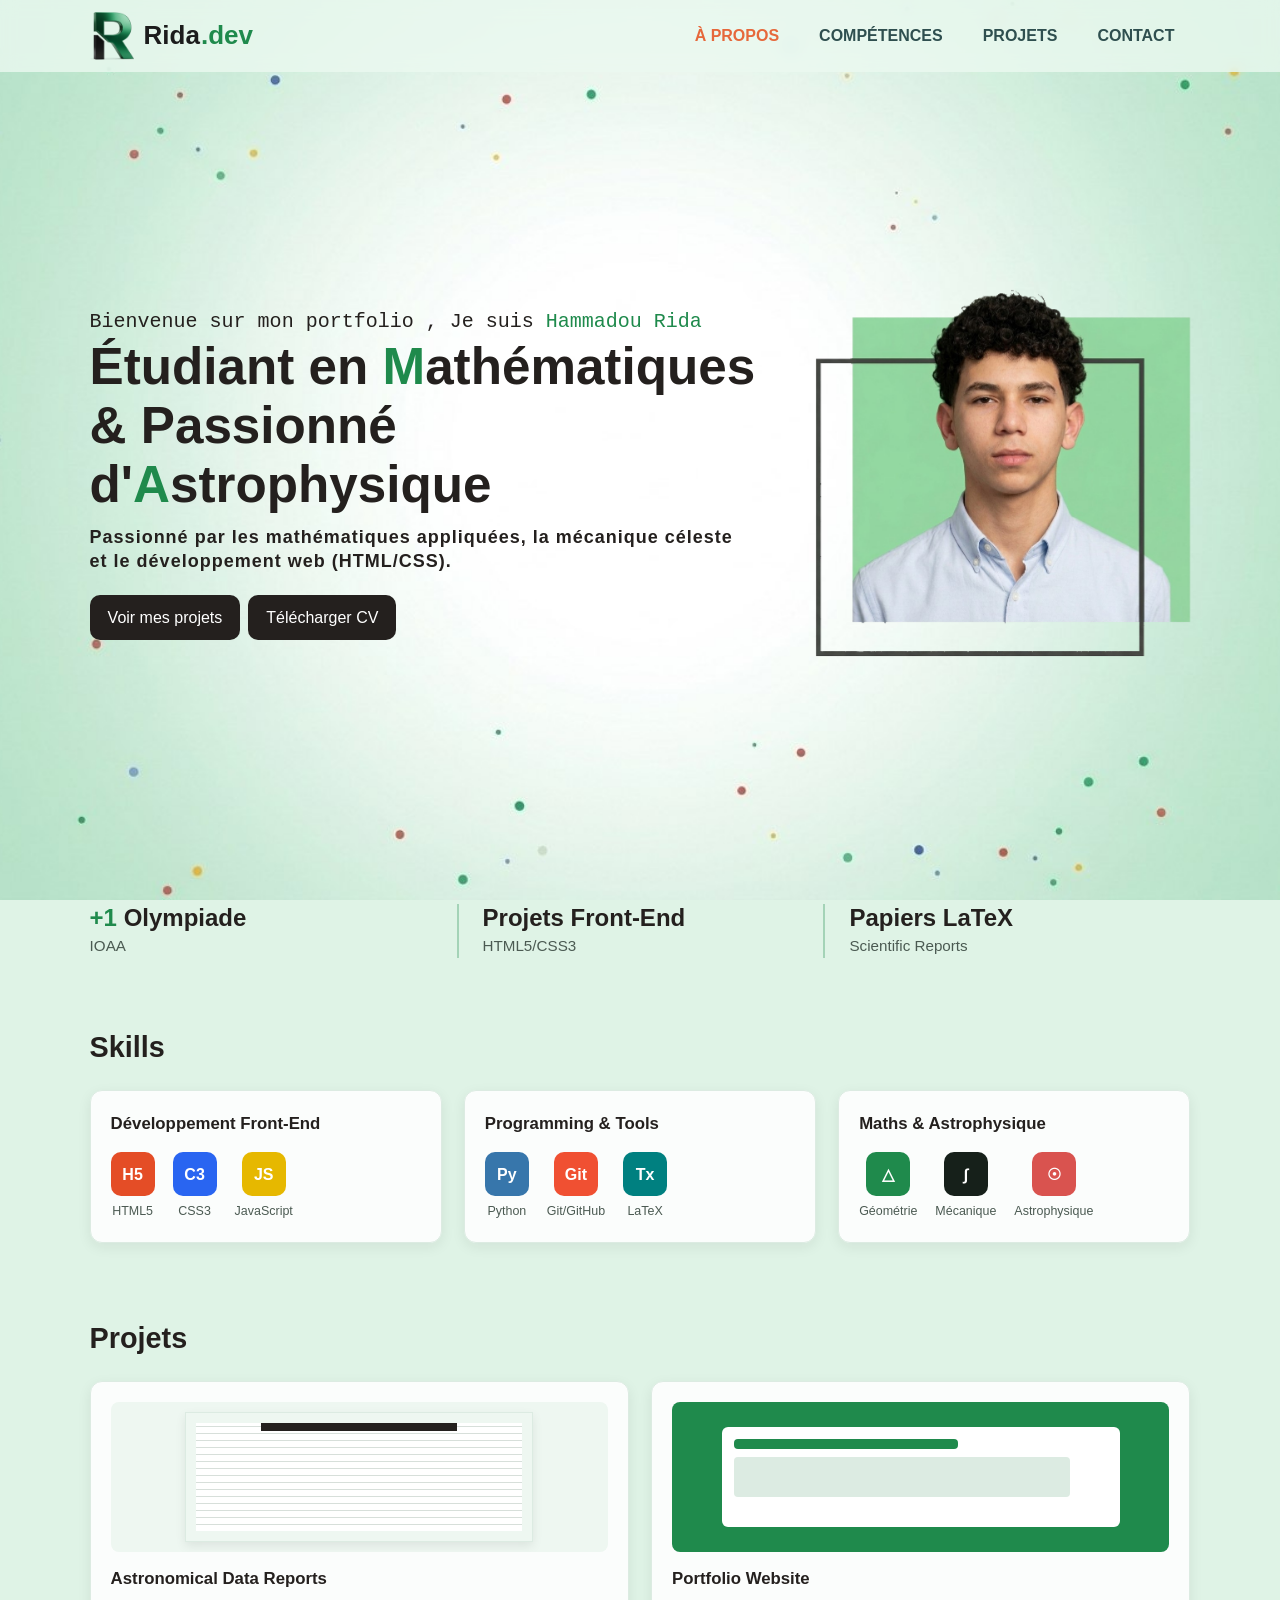
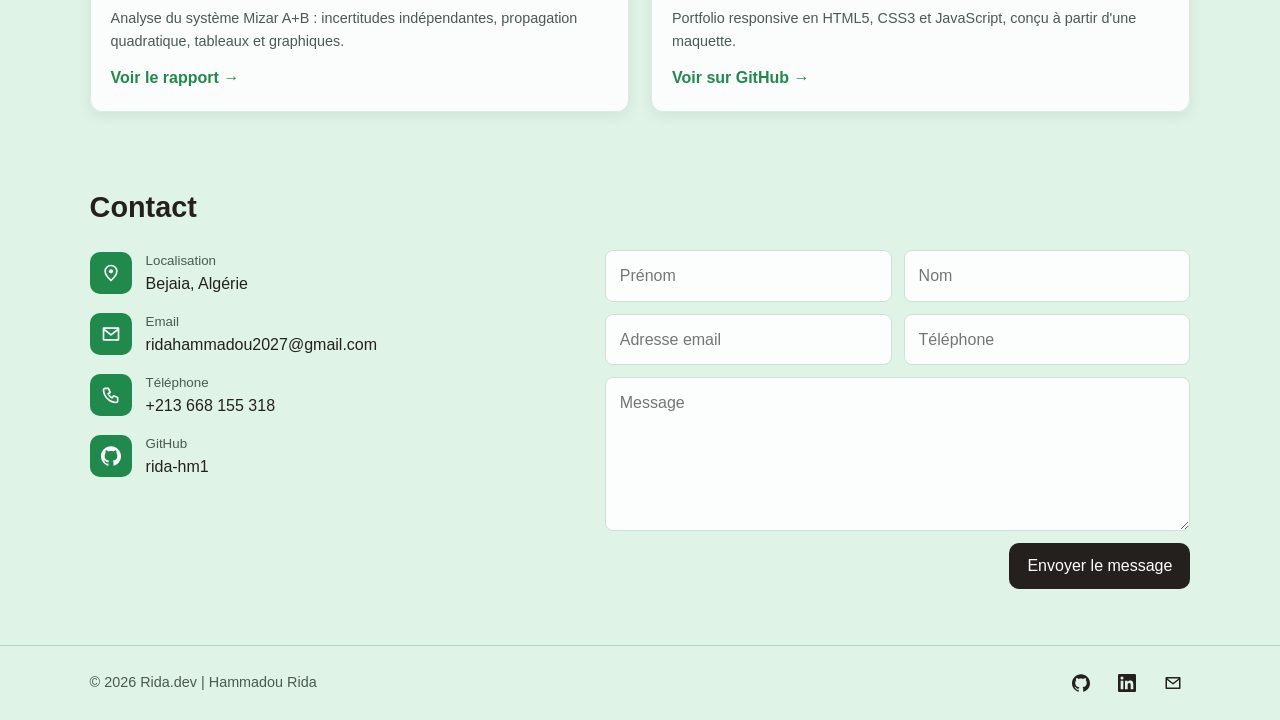
<file: index.html>
<!DOCTYPE html>
<html lang="fr">
<head>
    <meta charset="UTF-8">
    <meta name="viewport" content="width=device-width, initial-scale=1.0">
    <title>Hammadou Rida | Portfolio</title>
    <link rel="stylesheet" href="style.css">
    <link rel="icon" href="pic/icon_title.png">
    <!-- جديد: يفعّل أنيميشن الظهور فقط إذا كان JavaScript يعمل -->
    <script>document.documentElement.classList.add('js');</script>
</head>
<body>

    <!-- جديد: أيقونات SVG مخزّنة مرة واحدة وتُستدعى بـ <use> (بدون مكتبات خارجية) -->
    <svg width="0" height="0" style="position:absolute" aria-hidden="true">
        <symbol id="i-github" viewBox="0 0 24 24"><path d="M12 .297c-6.63 0-12 5.373-12 12 0 5.303 3.438 9.8 8.205 11.385.6.113.82-.258.82-.577 0-.285-.01-1.04-.015-2.04-3.338.724-4.042-1.61-4.042-1.61C4.422 18.07 3.633 17.7 3.633 17.7c-1.087-.744.084-.729.084-.729 1.205.084 1.838 1.236 1.838 1.236 1.07 1.835 2.809 1.305 3.495.998.108-.776.417-1.305.76-1.605-2.665-.3-5.466-1.332-5.466-5.93 0-1.31.465-2.38 1.235-3.22-.135-.303-.54-1.523.105-3.176 0 0 1.005-.322 3.3 1.23.96-.267 1.98-.399 3-.405 1.02.006 2.04.138 3 .405 2.28-1.552 3.285-1.23 3.285-1.23.645 1.653.24 2.873.12 3.176.765.84 1.23 1.91 1.23 3.22 0 4.61-2.805 5.625-5.475 5.92.42.36.81 1.096.81 2.22 0 1.606-.015 2.896-.015 3.286 0 .315.21.69.825.57C20.565 22.092 24 17.592 24 12.297c0-6.627-5.373-12-12-12"/></symbol>
        <symbol id="i-linkedin" viewBox="0 0 24 24"><path d="M20.447 20.452h-3.554v-5.569c0-1.328-.027-3.037-1.852-3.037-1.853 0-2.136 1.445-2.136 2.939v5.667H9.351V9h3.414v1.561h.046c.477-.9 1.637-1.85 3.37-1.85 3.601 0 4.267 2.37 4.267 5.455v6.286zM5.337 7.433a2.062 2.062 0 01-2.063-2.065 2.064 2.064 0 112.063 2.065zm1.782 13.019H3.555V9h3.564v11.452zM22.225 0H1.771C.792 0 0 .774 0 1.729v20.542C0 23.227.792 24 1.771 24h20.451C23.2 24 24 23.227 24 22.271V1.729C24 .774 23.2 0 22.222 0h.003z"/></symbol>
        <symbol id="i-mail" viewBox="0 0 24 24"><path d="M3 5h18v14H3zM3 6l9 7 9-7" fill="none" stroke="currentColor" stroke-width="2" stroke-linejoin="round"/></symbol>
        <symbol id="i-phone" viewBox="0 0 24 24"><path d="M5 4h4l2 5-2.5 1.5a11 11 0 005 5L15 13l5 2v4a2 2 0 01-2 2A16 16 0 013 6a2 2 0 012-2z" fill="none" stroke="currentColor" stroke-width="2" stroke-linejoin="round"/></symbol>
        <symbol id="i-pin" viewBox="0 0 24 24"><path d="M12 21s7-6.2 7-11a7 7 0 10-14 0c0 4.8 7 11 7 11z" fill="none" stroke="currentColor" stroke-width="2"/><circle cx="12" cy="10" r="2.5" fill="currentColor"/></symbol>
    </svg>

    <div class="main">

        <!-- ========== Navigation ========== -->
        <nav class="navbar">
            <a class="logo" href="#about"><img class="r_Logo" src="pic/R_debut.png" alt="Logo R">Rida<span class="my-span">.dev</span></a>

            <!-- جديد: زر القائمة للهاتف -->
            <button class="burger" aria-label="Ouvrir le menu" aria-expanded="false"><span></span></button>

            <ul class="nav-links">
                <li><a href="#about" class="active">À propos</a></li>
                <li><a href="#skills">Compétences</a></li>
                <li><a href="#projects">Projets</a></li>
                <li><a href="#contact">Contact</a></li>
            </ul>
        </nav>

        <main>
            <!-- ========== Hero ========== -->
            <header class="hero" id="about">
                <div class="hero-content">
                    <p class="tag">Bienvenue sur mon portfolio , Je suis <span>Hammadou Rida</span></p>
                    <h1>Étudiant en <span>M</span>athématiques <br> &amp; Passionné d'<span>A</span>strophysique</h1>
                    <h3>Passionné par les mathématiques appliquées, la mécanique céleste <br> et le développement web (HTML/CSS).</h3>
                    <div class="hero-buttons">
                        <a href="#projects" class="btn">Voir mes projets</a>
                        <a href="CV_Rida_Hammadou.pdf" class="btn" download>Télécharger CV</a>
                    </div>
                </div>

                <!-- الصورة: PNG شفاف حقيقي (المربع الأخضر + الإطار الداكن داخل الصورة نفسها) -->
                <div class="image">
                    <img src="pic/maphoto.png" alt="Portrait de Hammadou Rida" class="maph">
                </div>
            </header>

            <!-- ========== Stats ========== -->
            <section class="stats">
                <div class="reveal"><strong><em>+1</em> Olympiade</strong><span>IOAA</span></div>
                <div class="reveal"><strong>Projets Front-End</strong><span>HTML5/CSS3</span></div>
                <div class="reveal"><strong>Papiers LaTeX</strong><span>Scientific Reports</span></div>
            </section>

            <!-- ========== Skills ========== -->
            <section class="section" id="skills">
                <h2>Skills</h2>
                <div class="skills-grid">
                    <article class="card reveal">
                        <h3>Développement Front-End</h3>
                        <ul class="tiles">
                            <li><span class="tile" style="--c:#e44d26">H5</span>HTML5</li>
                            <li><span class="tile" style="--c:#2965f1">C3</span>CSS3</li>
                            <li><span class="tile" style="--c:#e6b800">JS</span>JavaScript</li>
                        </ul>
                    </article>
                    <article class="card reveal">
                        <h3>Programming &amp; Tools</h3>
                        <ul class="tiles">
                            <li><span class="tile" style="--c:#3776ab">Py</span>Python</li>
                            <li><span class="tile" style="--c:#f05032">Git</span>Git/GitHub</li>
                            <li><span class="tile" style="--c:#008080">Tx</span>LaTeX</li>
                        </ul>
                    </article>
                    <article class="card reveal">
                        <h3>Maths &amp; Astrophysique</h3>
                        <ul class="tiles">
                            <li><span class="tile" style="--c:#1f8a4c">△</span>Géométrie</li>
                            <li><span class="tile" style="--c:#16201a">∫</span>Mécanique</li>
                            <li><span class="tile" style="--c:#d9534f">☉</span>Astrophysique</li>
                        </ul>
                    </article>
                </div>
            </section>

            <!-- ========== Projects ========== -->
            <section class="section" id="projects">
                <h2>Projets</h2>
                <div class="projects-grid">
                    <article class="card project reveal">
                        <div class="thumb"><div class="paper"><b></b></div></div>
                        <h3>Astronomical Data Reports</h3>
                        <p>Analyse du système Mizar A+B : incertitudes indépendantes, propagation quadratique, tableaux et graphiques.</p>
                        <a class="more" href="reports/ioaa-2014.html">Voir le rapport</a>
                    </article>
                    <article class="card project reveal">
                        <div class="thumb thumb--green"><div class="mini"><i></i><i></i></div></div>
                        <h3>Portfolio Website</h3>
                        <p>Portfolio responsive en HTML5, CSS3 et JavaScript, conçu à partir d'une maquette.</p>
                        <a class="more" href="https://github.com/rida-hm1" target="_blank" rel="noopener">Voir sur GitHub</a>
                    </article>
                </div>
            </section>

            <!-- ========== Contact ========== -->
            <section class="section" id="contact">
                <h2>Contact</h2>
                <div class="contact-grid">
                    <ul class="info reveal">
                        <li><span class="ico"><svg><use href="#i-pin"/></svg></span><div><small>Localisation</small>Bejaia, Algérie</div></li>
                        <li><span class="ico"><svg><use href="#i-mail"/></svg></span><div><small>Email</small><a href="mailto:ridahammadou2027@gmail.com">ridahammadou2027@gmail.com</a></div></li>
                        <li><span class="ico"><svg><use href="#i-phone"/></svg></span><div><small>Téléphone</small><a href="tel:+213668155318">+213 668 155 318</a></div></li>
                        <li><span class="ico"><svg><use href="#i-github"/></svg></span><div><small>GitHub</small><a href="https://github.com/rida-hm1" target="_blank" rel="noopener">rida-hm1</a></div></li>
                    </ul>

                    <!-- النموذج يفتح تطبيق البريد عبر mailto (انظر script.js) -->
                    <form class="form reveal">
                        <input name="prenom" type="text" placeholder="Prénom" aria-label="Prénom" required>
                        <input name="nom" type="text" placeholder="Nom" aria-label="Nom">
                        <input name="email" type="email" placeholder="Adresse email" aria-label="Adresse email" required>
                        <input name="tel" type="tel" placeholder="Téléphone" aria-label="Téléphone">
                        <textarea name="message" rows="5" placeholder="Message" aria-label="Message" required></textarea>
                        <button type="submit" class="btn primary">Envoyer le message</button>
                    </form>
                </div>
            </section>
        </main>

        <!-- ========== Footer ========== -->
        <footer class="footer">
            <span>© 2026 Rida.dev | Hammadou Rida</span>
            <div class="socials socials--row">
                <a href="https://github.com/rida-hm1" aria-label="GitHub" target="_blank" rel="noopener"><svg><use href="#i-github"/></svg></a>
                <a href="https://www.linkedin.com/" aria-label="LinkedIn" target="_blank" rel="noopener"><svg><use href="#i-linkedin"/></svg></a>
                <a href="mailto:ridahammadou2027@gmail.com" aria-label="Email"><svg><use href="#i-mail"/></svg></a>
            </div>
        </footer>
    </div>

    <script src="script.js"></script>
</body>
</html>
</file>
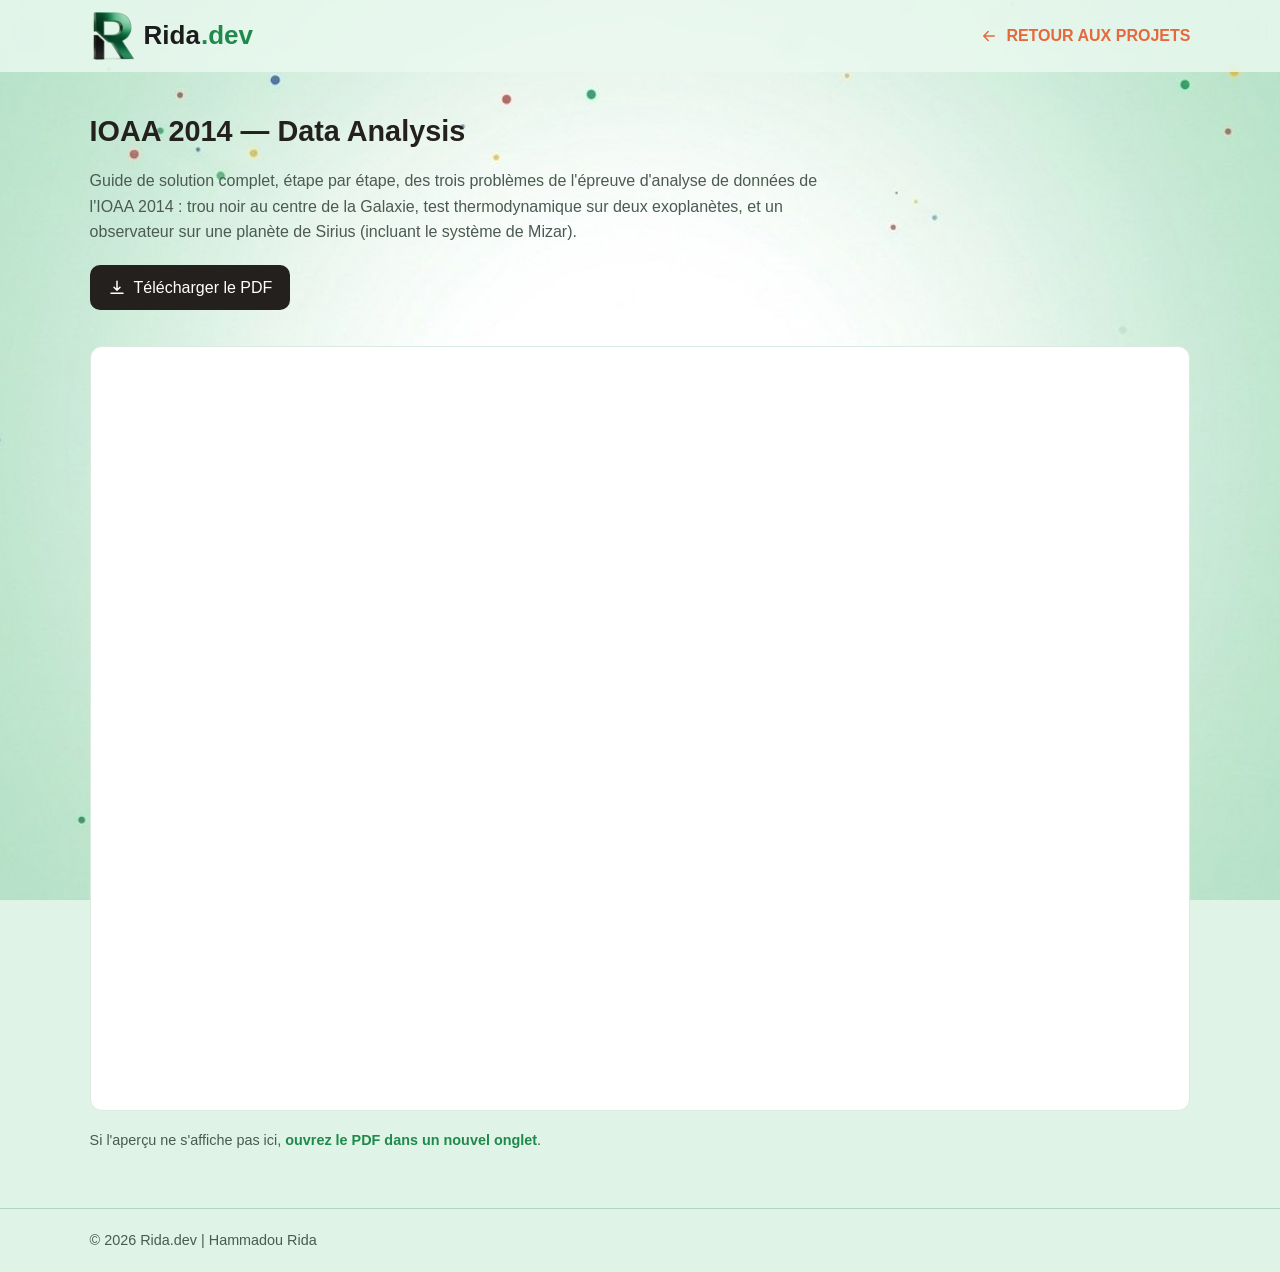
<file: reports/ioaa-2014.html>
<!DOCTYPE html>
<html lang="fr">
<head>
    <meta charset="UTF-8">
    <meta name="viewport" content="width=device-width, initial-scale=1.0">
    <title>IOAA 2014 — Data Analysis | Rida.dev</title>
    <!-- ملاحظة: هذا الملف داخل reports/ لذلك كل المسارات ترجع خطوة للخلف (../) -->
    <link rel="stylesheet" href="../style.css">
    <link rel="icon" href="../pic/icon_title.png">
    <script>document.documentElement.classList.add('js');</script>
</head>
<body>

    <svg width="0" height="0" style="position:absolute" aria-hidden="true">
        <symbol id="i-back" viewBox="0 0 24 24"><path d="M19 12H5M11 18l-6-6 6-6" fill="none" stroke="currentColor" stroke-width="2" stroke-linecap="round" stroke-linejoin="round"/></symbol>
        <symbol id="i-download" viewBox="0 0 24 24"><path d="M12 3v12m0 0l-4-4m4 4l4-4M4 19h16" fill="none" stroke="currentColor" stroke-width="2" stroke-linecap="round" stroke-linejoin="round"/></symbol>
    </svg>

    <div class="main">
        <!-- ========== Navigation (مبسّطة لصفحة البوابة) ========== -->
        <nav class="navbar">
            <a class="logo" href="../index.html#projects"><img class="r_Logo" src="../pic/R_debut.png" alt="Logo R">Rida<span class="my-span">.dev</span></a>
            <a href="../index.html#projects" class="back-link"><svg><use href="#i-back"/></svg> Retour aux projets</a>
        </nav>

        <main>
            <!-- ========== En-tête du rapport ========== -->
            <section class="section report-head">
                <h2>IOAA 2014 — Data Analysis</h2>
                <p>Guide de solution complet, étape par étape, des trois problèmes de l'épreuve d'analyse de données de l'IOAA 2014 : trou noir au centre de la Galaxie, test thermodynamique sur deux exoplanètes, et un observateur sur une planète de Sirius (incluant le système de Mizar).</p>
                <a class="btn" href="IOAA-2014-Data-Analysis.pdf" download><svg><use href="#i-download"/></svg> Télécharger le PDF</a>
            </section>

            <!-- ========== Visionneuse PDF ========== -->
            <section class="section report-view">
                <!-- iframe أكثر توافقاً من embed عبر المتصفحات (خصوصاً على الهاتف) -->
                <iframe src="IOAA-2014-Data-Analysis.pdf" class="pdf-frame" title="IOAA 2014 Data Analysis PDF"></iframe>
                <!-- جديد: نص احتياطي يظهر فقط إذا فشل عرض الـ PDF داخل الصفحة (بعض متصفحات الهاتف) -->
                <p class="pdf-fallback">Si l'aperçu ne s'affiche pas ici, <a href="IOAA-2014-Data-Analysis.pdf" target="_blank" rel="noopener">ouvrez le PDF dans un nouvel onglet</a>.</p>
            </section>
        </main>

        <footer class="footer">
            <span>© 2026 Rida.dev | Hammadou Rida</span>
        </footer>
    </div>
</body>
</html>
</file>
<file: style.css>
/* ===== 1. المتغيرات والأساسيات (ألوان موقعك الأصلي) ===== */
:root {
    --green: #1f8a4c;
    --dark: rgb(36, 32, 30);
    --slate: darkslategray;
    --orange: rgb(230, 104, 59);
    --blue: rgb(59, 174, 209);
    --muted: #4b5a52;
    --line: #dcebe2;
    --pad: clamp(20px, 7vw, 90px);
}

* { margin: 0; padding: 0; box-sizing: border-box; }
html { scroll-behavior: smooth; scroll-padding-top: 90px; }
/* الخلفية على body لتغطي كل الأقسام (تعديل: كانت على .main بارتفاع 100vh) */
body {
    font-family: sans-serif;
    color: var(--dark);
    line-height: 1.6;
    background: #dff3e6 url(pic/bg.jpg) center / cover fixed;
}
img { max-width: 100%; display: block; }
a { color: inherit; text-decoration: none; }
ul { list-style: none; }
svg { width: 1em; height: 1em; fill: currentColor; }
:focus-visible { outline: 3px solid var(--green); outline-offset: 3px; }

/* ===== 2. Navbar ===== */
.navbar {
    position: sticky; top: 0; z-index: 20;
    display: flex; align-items: center; justify-content: space-between;
    padding: 12px var(--pad);
    background: rgba(236, 249, 241, .8);
    backdrop-filter: blur(8px);
}
.logo { display: flex; align-items: center; gap: 10px; font-size: 26px; font-weight: 700; color: #1c1c1c; }
.logo .r_Logo { width: 44px; height: auto; }   /* الشعار PNG شفاف: pic/R_debut.png */
.logo span { color: var(--green); font-weight: 600; margin-left: -9px; }

.nav-links { display: flex; align-items: center; gap: 8px; }
.nav-links a { display: block; padding: 10px 16px; font-size: 16px; font-weight: bold; text-transform: uppercase; color: var(--slate); transition: .4s ease; }
.nav-links a:hover, .nav-links a.active { color: var(--orange); }   /* نفس السلوك لكل الروابط: برتقالي عند hover أو عند التمرير على قسمه */

.burger { display: none; width: 42px; height: 42px; border: 0; background: none; cursor: pointer; }
.burger span, .burger span::before, .burger span::after {
    content: ""; display: block; width: 24px; height: 2.5px; background: var(--dark);
    border-radius: 2px; margin: auto; position: relative; transition: .3s;
}
.burger span::before { position: absolute; top: -7px; left: 0; }
.burger span::after  { position: absolute; top: 7px; left: 0; }
.burger[aria-expanded="true"] span { background: transparent; }
.burger[aria-expanded="true"] span::before { top: 0; transform: rotate(45deg); }
.burger[aria-expanded="true"] span::after  { top: 0; transform: rotate(-45deg); }

/* ===== 3. الأزرار (نفس أسلوبك: داكن ثم أزرق عند hover) ===== */
.btn { display: inline-block; padding: 10px 18px; border: 0; border-radius: 10px; background: var(--dark); color: #fff; font: inherit; cursor: pointer; transition: background .4s ease, transform .3s ease, box-shadow .3s ease; }
.btn:hover { background: var(--blue); transform: translateY(-3px); box-shadow: 0 8px 18px rgba(59, 174, 209, .35); }

/* ===== 4. Hero ===== */
.hero {
    display: grid; grid-template-columns: 1.3fr .7fr; align-items: center; gap: 30px;
    min-height: calc(100vh - 78px); padding: 20px var(--pad) 40px;
}
.hero-content .tag { font-family: monospace; font-size: 20px; font-weight: 200; }
.hero-content h1 { font-size: clamp(2rem, 4.2vw, 3.2rem); line-height: 1.15; color: var(--dark); }
.hero-content h1 span, .hero-content .tag span { color: var(--green); }
.hero-content h3 { margin-top: 10px; font-size: 18px; letter-spacing: 1px; line-height: 24px; }
.hero-buttons { display: flex; flex-wrap: wrap; gap: 8px; margin-top: 22px; }

/* الصورة PNG شفافة حقيقية (لا حاجة لـ multiply)، وتتحرك عند hover كما في كودك القديم */
.image { justify-self: center; width: min(100%, 420px); }
.image img { width: 100%; height: auto; transition: transform 1.2s ease; }
.image:hover img { transform: translateX(6%); }

/* ===== 5. Stats ===== */
.stats { display: grid; grid-template-columns: repeat(3, 1fr); padding: 10px var(--pad) 30px; }   /* نفس هامش الـ Hero لتتطابق الحواف */
.stats > div { padding: 0 24px; border-left: 2px solid rgba(31, 138, 76, .3); }
.stats > div:first-child { padding-left: 0; border: 0; }
.stats strong { display: block; font-size: clamp(1.05rem, 2.4vw, 1.5rem); line-height: 1.2; }
.stats em { font-style: normal; color: var(--green); }
.stats span { color: var(--muted); font-size: .95rem; }

/* ===== 6. الأقسام والبطاقات ===== */
.section { padding: 36px var(--pad); }
.section > h2 { font-size: 1.8rem; margin-bottom: 20px; }
.skills-grid { display: grid; grid-template-columns: repeat(3, 1fr); gap: 22px; }
.projects-grid { display: grid; grid-template-columns: repeat(2, 1fr); gap: 22px; }   /* مشروعان فقط الآن */

.card {
    background: rgba(255, 255, 255, .88); border: 1px solid var(--line); border-radius: 12px; padding: 20px;
    box-shadow: 0 4px 14px rgba(22, 32, 26, .07);
    transition: transform .35s ease, box-shadow .35s ease, border-color .35s ease;
}
.card:hover { transform: translateY(-8px); border-color: var(--green); box-shadow: 0 16px 32px rgba(31, 138, 76, .2); }
.card h3 { font-size: 1.05rem; margin-bottom: 14px; }

.tiles { display: flex; gap: 18px; flex-wrap: wrap; }
.tiles li { display: flex; flex-direction: column; align-items: center; gap: 6px; font-size: .78rem; color: var(--muted); }
.tile { display: grid; place-items: center; width: 44px; height: 44px; border-radius: 10px; background: var(--c); color: #fff; font-weight: 700; font-size: 1rem; transition: transform .3s; }
.card:hover .tile { transform: rotate(-6deg) scale(1.08); }

.thumb { height: 150px; margin-bottom: 14px; border-radius: 8px; background: #eef7f1; overflow: hidden; display: grid; place-items: center; }
.thumb > * { transition: transform .5s ease; }
.project:hover .thumb > * { transform: scale(1.08); }
.paper { width: 70%; height: 130px; padding: 10px; background: #fff; border: 1px solid var(--line); box-shadow: 0 4px 10px rgba(0, 0, 0, .08);
    background-image: repeating-linear-gradient(#fff 0 6px, #d7dfda 6px 7px); background-clip: content-box; }
.paper b { display: block; height: 8px; width: 60%; margin: 0 auto 8px; background: var(--dark); }
.thumb--green { background: var(--green); }
.mini { width: 80%; height: 100px; padding: 12px; display: flex; flex-direction: column; gap: 8px; background: #fff; border-radius: 6px; }
.mini i { display: block; height: 10px; width: 60%; border-radius: 4px; background: var(--green); }
.mini i + i { width: 90%; height: 40px; background: var(--line); }
.project p { font-size: .9rem; color: var(--muted); }
.more { display: inline-block; margin-top: 12px; font-weight: bold; color: var(--green); transition: transform .3s, color .3s; }
.more::after { content: " →"; }
.more:hover { transform: translateX(5px); color: var(--orange); }

/* ===== 7. Contact ===== */
.contact-grid { display: grid; grid-template-columns: .9fr 1.1fr; gap: 36px; }
.info { display: grid; gap: 14px; align-content: start; }
.info li { display: flex; align-items: center; gap: 14px; font-weight: 500; overflow-wrap: anywhere; }
.info small { display: block; color: var(--muted); font-weight: 400; }
.info a:hover { color: var(--orange); }
.ico { flex: none; display: grid; place-items: center; width: 42px; height: 42px; border-radius: 10px; background: var(--green); color: #fff; font-size: 20px; transition: transform .3s; }
.info li:hover .ico { transform: scale(1.1) rotate(-5deg); }

.form { display: grid; grid-template-columns: 1fr 1fr; gap: 12px; }
.form input, .form textarea { width: 100%; padding: 12px 14px; font: inherit; color: var(--dark); border: 1px solid #cfe1d6; border-radius: 8px; background: rgba(255, 255, 255, .92); transition: border-color .3s, box-shadow .3s; }
.form input:focus, .form textarea:focus { outline: 0; border-color: var(--green); box-shadow: 0 0 0 3px rgba(31, 138, 76, .18); }
.form textarea { grid-column: 1 / -1; resize: vertical; }
.form button { grid-column: 1 / -1; justify-self: end; }

/* ===== 8. Footer ===== */
.footer { display: flex; justify-content: space-between; align-items: center; gap: 12px; flex-wrap: wrap; margin-top: 20px; padding: 20px var(--pad); border-top: 1px solid rgba(31, 138, 76, .25); color: var(--muted); font-size: .9rem; }
.socials { display: flex; gap: 12px; }
.socials a { display: grid; place-items: center; width: 34px; height: 34px; border-radius: 50%; color: var(--dark); font-size: 18px; transition: .3s; }
.socials a:hover { background: var(--dark); color: #fff; transform: translateY(-3px); }

/* ===== 9. الأنيميشن =====
   الظهور عند التمرير يعمل فقط إذا كان JS مفعّلاً (الصنف .js على <html>) */
.js .reveal { opacity: 0; transform: translateY(24px); transition: opacity .7s ease, transform .7s ease; }
.js .reveal.in { opacity: 1; transform: none; }
.js .reveal.in.card:hover { transform: translateY(-8px); }
@keyframes rise { from { opacity: 0; transform: translateY(26px); } }
.hero-content { animation: rise .9s ease both; }
.image { animation: rise .9s .2s ease both; }

/* ===== 9.5 صفحة البوابة (reports/ioaa-2014.html) ===== */
/* رابط مستقل خارج .nav-links حتى يبقى ظاهراً دائماً على الهاتف (بدون زر burger) */
.back-link { display: flex; align-items: center; gap: 8px; font-size: 16px; font-weight: bold; text-transform: uppercase; color: var(--orange); }
.back-link svg { width: 18px; height: 18px; }
.back-link:hover { color: var(--dark); }
.report-head h2 { margin-bottom: 14px; }
.report-head p { max-width: 760px; color: var(--muted); margin-bottom: 20px; }
.report-head .btn { display: inline-flex; align-items: center; gap: 8px; }
.report-head .btn svg { width: 18px; height: 18px; }
.report-view { padding-top: 0; }
.pdf-frame { width: 100%; height: 85vh; min-height: 480px; border: 1px solid var(--line); border-radius: 12px; background: #fff; }
.pdf-fallback { margin-top: 10px; font-size: .9rem; color: var(--muted); }
.pdf-fallback a { color: var(--green); font-weight: bold; }
@media (max-width: 760px) {
    .pdf-frame { height: 70vh; }
    .back-link { font-size: 12px; text-align: right; line-height: 1.3; }
}

/* ===== 10. التجاوب ===== */
@media (max-width: 900px) {
    .hero { grid-template-columns: 1fr 0.8fr; gap: 16px; }
    .hero-content h3 br { display: none; }
    .skills-grid { gap: 14px; }
    .card { padding: 16px; }
    .tiles { gap: 12px; }
    .contact-grid { grid-template-columns: 1fr; }
}
@media (max-width: 760px) {
    .burger { display: block; }
    .nav-links {
        position: absolute; top: 100%; left: 0; right: 0; flex-direction: column; align-items: stretch; gap: 0; padding: 8px var(--pad) 16px;
        background: rgba(255, 255, 255, .97); box-shadow: 0 16px 24px rgba(0, 0, 0, .08);
        opacity: 0; visibility: hidden; transform: translateY(-10px); transition: .3s;
    }
    .nav-links.open { opacity: 1; visibility: visible; transform: none; }

    .hero { grid-template-columns: 1fr; min-height: 0; padding-top: 36px; text-align: center; }
    .hero-content .tag { font-size: 16px; }
    .hero-buttons { justify-content: center; }
    .image { width: min(78%, 340px); }

    .stats { grid-template-columns: 1fr; gap: 16px; text-align: center; }
    .stats > div, .stats > div:first-child { padding: 0; border: 0; }
    .skills-grid, .projects-grid, .form { grid-template-columns: 1fr; }
    .form button { justify-self: stretch; }
    .footer { justify-content: center; text-align: center; }
}
@media (prefers-reduced-motion: reduce) {
    * { animation: none !important; transition: none !important; }
    .js .reveal { opacity: 1; transform: none; }
}
</file>
